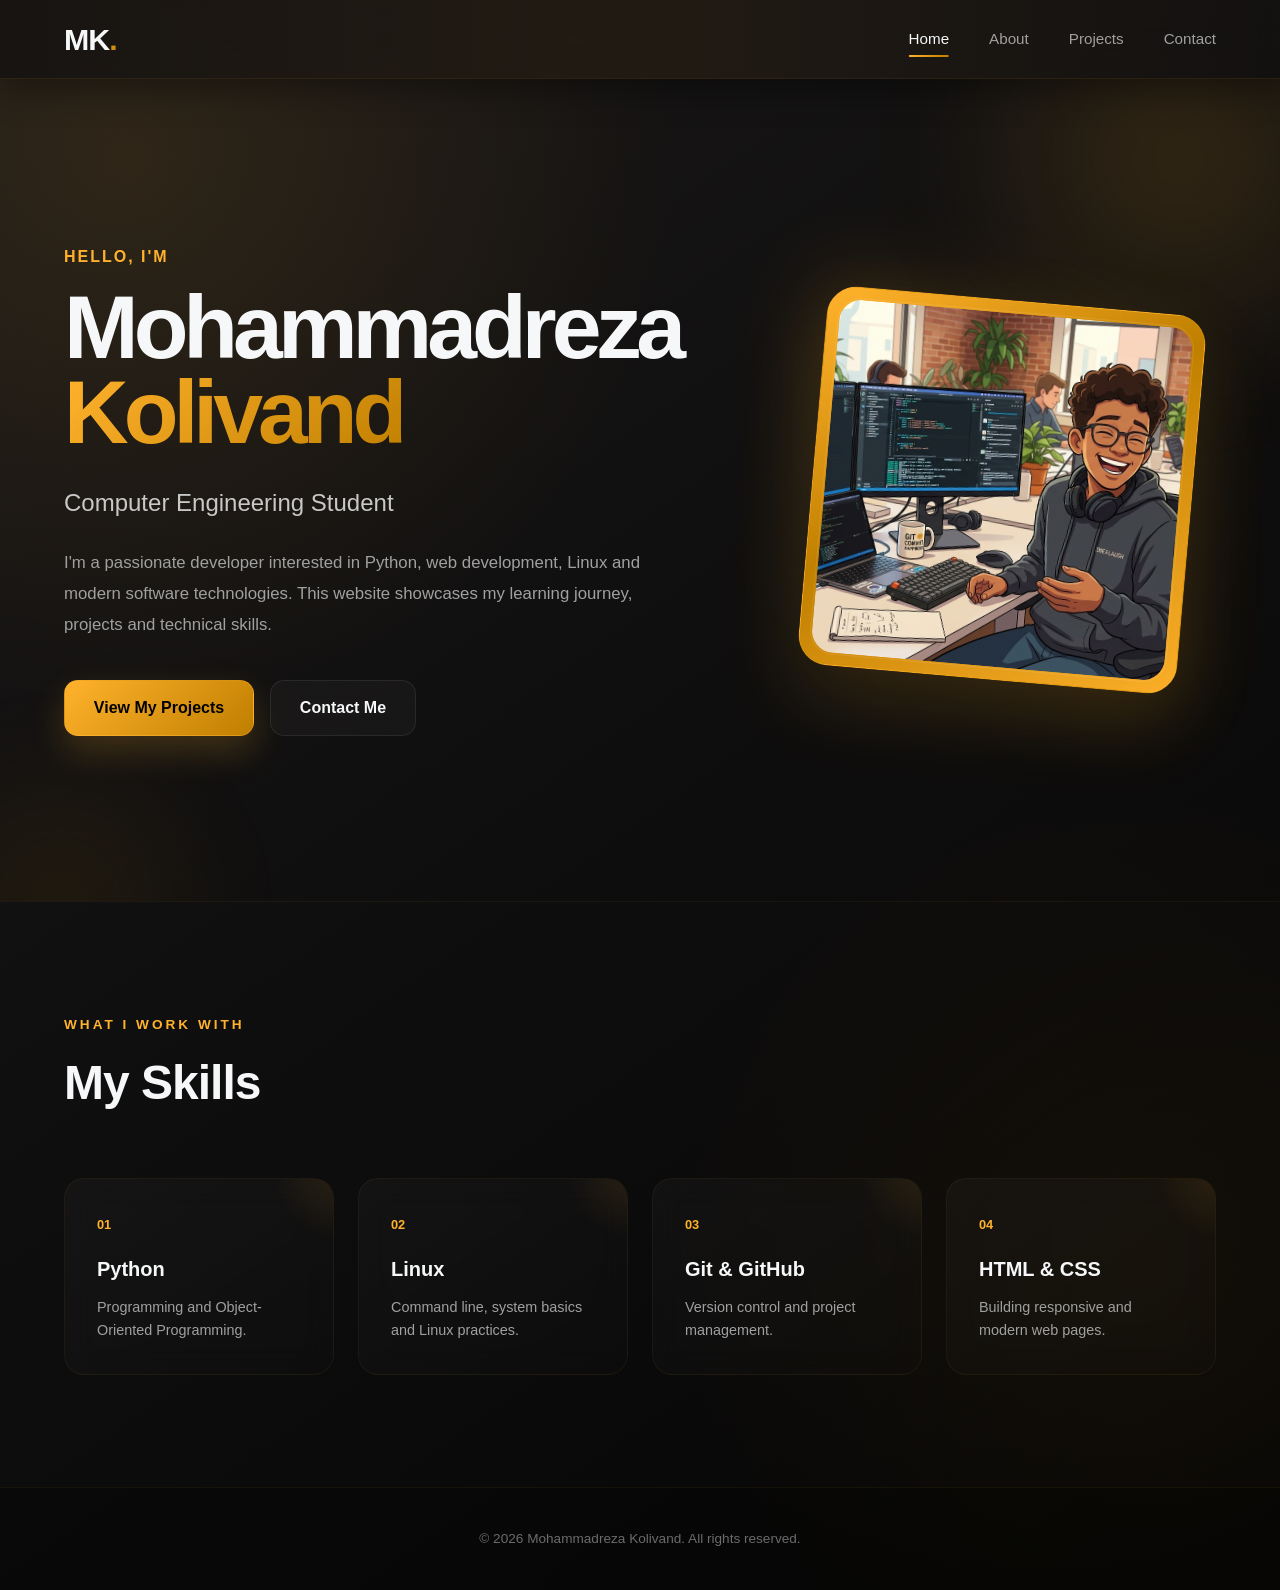
<file: index.html>
<!doctype html>

<html lang="en">
  <head>
    <meta charset="UTF-8" />
    <meta name="viewport" content="width=device-width, initial-scale=1.0" />


    <title>Mohammadreza Kolivand | Portfolio</title>

    <meta
      name="description"
      content="Personal portfolio of Mohammadreza Kolivand, showcasing skills, projects and experience."
    />

    <link rel="stylesheet" href="css/style.css" />
    
  </head>

  <body>

    <!-- ==================== HEADER ==================== -->

    <header class="header">
      <nav class="navbar container">
        <a href="index.html" class="logo"> MK<span>.</span> </a>

        <button
          class="menu-toggle"
          id="menuToggle"
          aria-label="Open navigation menu"
        >
          ☰
        </button>

        <ul class="nav-links" id="navLinks">
          <li>
            <a href="index.html" class="active">Home</a>
          </li>

          <li>
            <a href="about.html">About</a>
          </li>

          <li>
            <a href="projects.html">Projects</a>
          </li>

          <li>
            <a href="contact.html">Contact</a>
          </li>
        </ul>
      </nav>
    </header>

    <!-- ==================== HERO ==================== -->

    <main>
      <section class="hero">
        <div class="container hero-content">
          <div class="hero-text">
            <p class="hero-subtitle">Hello, I'm</p>

            <h1>
              Mohammadreza
              <span>Kolivand</span>
            </h1>

            <h2>Computer Engineering Student</h2>

            <p class="hero-description">
              I'm a passionate developer interested in Python, web development,
              Linux and modern software technologies. This website showcases my
              learning journey, projects and technical skills.
            </p>

            <div class="hero-buttons">
              <a href="projects.html" class="btn btn-primary">
                View My Projects
              </a>

              <a href="contact.html" class="btn btn-secondary"> Contact Me </a>
            </div>
          </div>

          <div class="hero-image">
            <div class="profile-frame">
              <img src="images/profile.png" alt="Mohammadreza Kolivand" />
            </div>
          </div>
        </div>
      </section>

      <!-- ==================== QUICK SKILLS ==================== -->

      <section class="quick-skills">
        <div class="container">
          <div class="section-heading">
            <p class="section-label">What I Work With</p>

            <h2>My Skills</h2>
          </div>

          <div class="skills-grid">
            <div class="skill-card">
              <span>01</span>
              <h3>Python</h3>
              <p>Programming and Object-Oriented Programming.</p>
            </div>

            <div class="skill-card">
              <span>02</span>
              <h3>Linux</h3>
              <p>Command line, system basics and Linux practices.</p>
            </div>

            <div class="skill-card">
              <span>03</span>
              <h3>Git & GitHub</h3>
              <p>Version control and project management.</p>
            </div>

            <div class="skill-card">
              <span>04</span>
              <h3>HTML & CSS</h3>
              <p>Building responsive and modern web pages.</p>
            </div>
          </div>
        </div>
      </section>
    </main>

    <!-- ==================== FOOTER ==================== -->

    <footer class="footer">
      <div class="container">
        <p>© 2026 Mohammadreza Kolivand. All rights reserved.</p>
      </div>
    </footer>

    <script src="js/script.js"></script>
    
  </body>
</html>
</file>
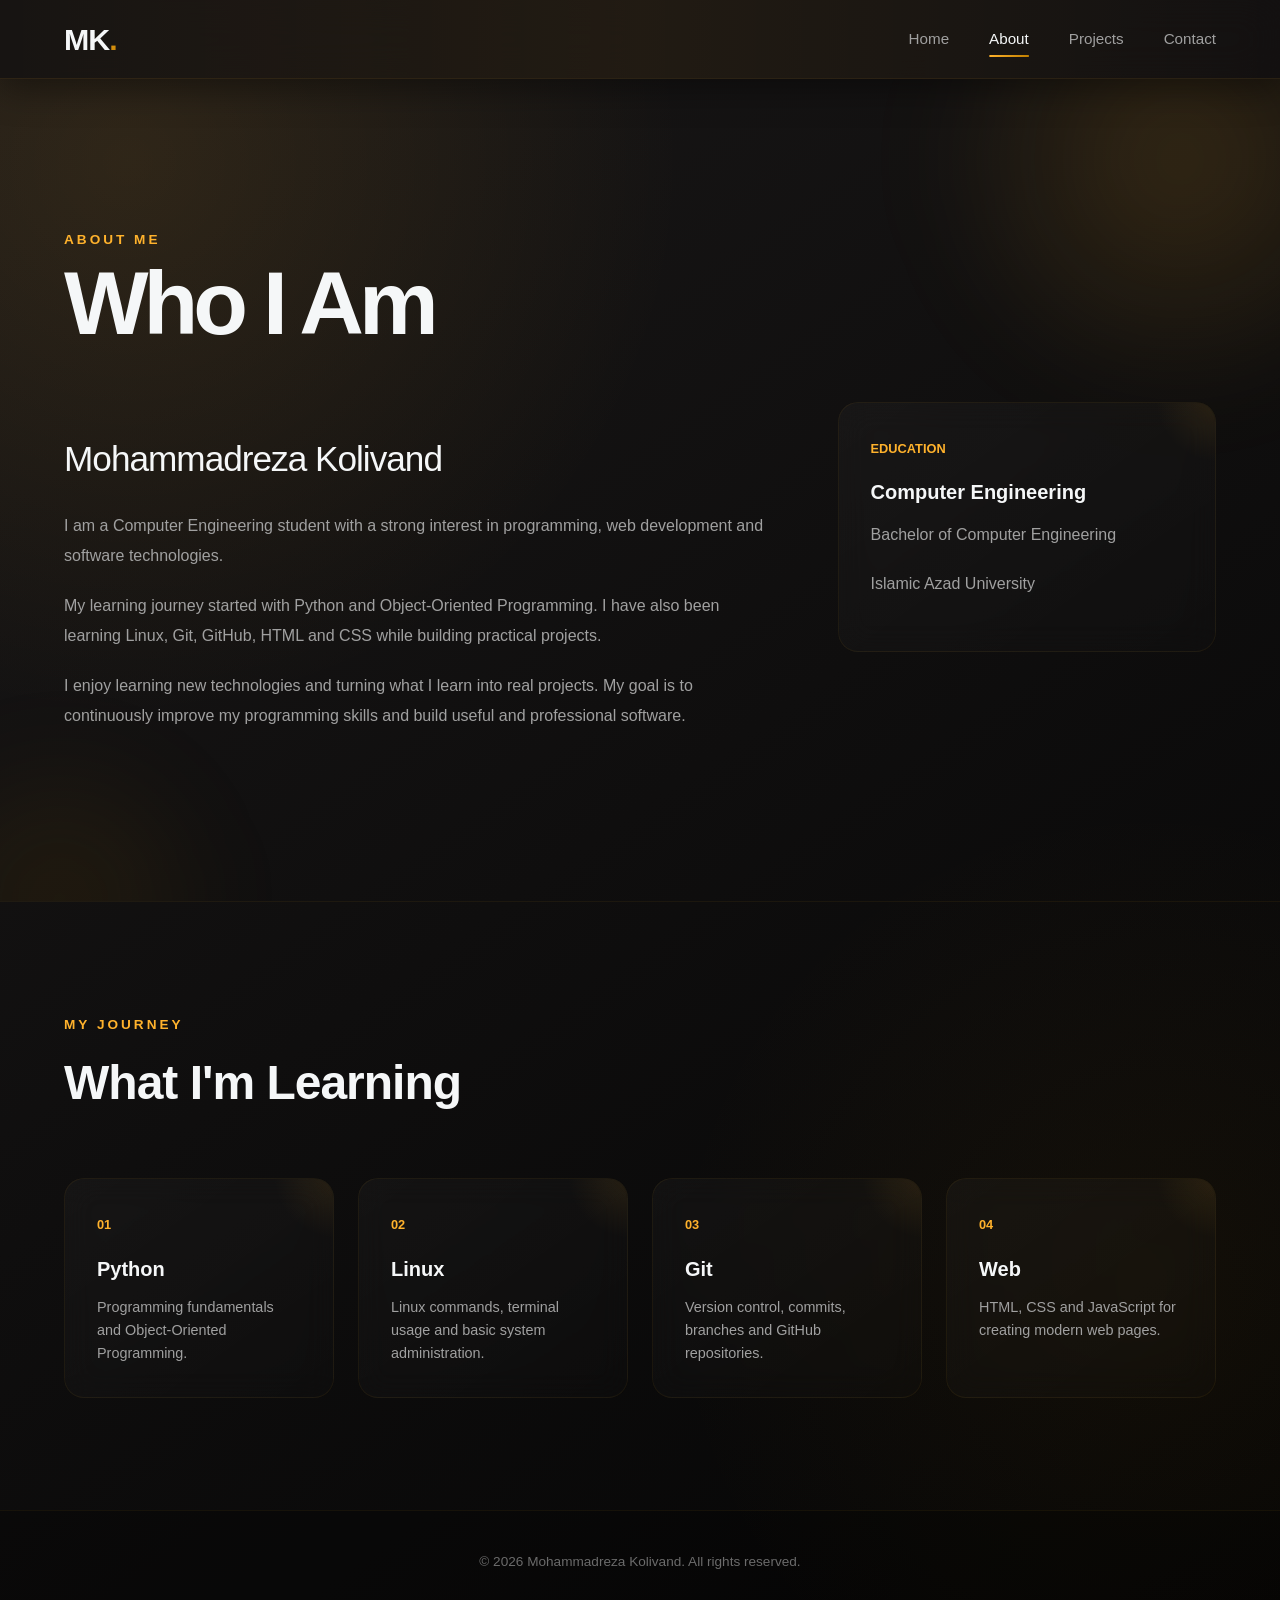
<file: about.html>
<!doctype html>
<html lang="en">
  <head>
    <meta charset="UTF-8" />
    <meta name="viewport" content="width=device-width, initial-scale=1.0" />

    <title>About | Mohammadreza Kolivand</title>

    <meta
      name="description"
      content="Learn more about Mohammadreza Kolivand, his education, interests and technical journey."
    />

    <link rel="stylesheet" href="css/style.css" />
  </head>

  <body>
    <!-- ==================== HEADER ==================== -->

    <header class="header">
      <nav class="navbar container">
        <a href="index.html" class="logo"> MK<span>.</span> </a>

        <button
          class="menu-toggle"
          id="menuToggle"
          aria-label="Open navigation menu"
        >
          ☰
        </button>

        <ul class="nav-links" id="navLinks">
          <li>
            <a href="index.html">Home</a>
          </li>

          <li>
            <a href="about.html" class="active">About</a>
          </li>

          <li>
            <a href="projects.html">Projects</a>
          </li>

          <li>
            <a href="contact.html">Contact</a>
          </li>
        </ul>
      </nav>
    </header>

    <!-- ==================== ABOUT ==================== -->

    <main>
      <section class="hero">
        <div class="container">
          <div class="section-heading">
            <p class="section-label">About Me</p>

            <h1>Who I Am</h1>
          </div>

          <div class="about-content">
            <div>
              <h2>Mohammadreza Kolivand</h2>

              <p>
                I am a Computer Engineering student with a strong interest in
                programming, web development and software technologies.
              </p>

              <p>
                My learning journey started with Python and Object-Oriented
                Programming. I have also been learning Linux, Git, GitHub, HTML
                and CSS while building practical projects.
              </p>

              <p>
                I enjoy learning new technologies and turning what I learn into
                real projects. My goal is to continuously improve my programming
                skills and build useful and professional software.
              </p>
            </div>

            <div class="skill-card">
              <span>EDUCATION</span>

              <h3>Computer Engineering</h3>

              <p>Bachelor of Computer Engineering</p>

              <p>Islamic Azad University</p>
            </div>
          </div>
        </div>
      </section>

      <!-- ==================== LEARNING JOURNEY ==================== -->

      <section class="quick-skills">
        <div class="container">
          <div class="section-heading">
            <p class="section-label">My Journey</p>

            <h2>What I'm Learning</h2>
          </div>

          <div class="skills-grid">
            <div class="skill-card">
              <span>01</span>

              <h3>Python</h3>

              <p>Programming fundamentals and Object-Oriented Programming.</p>
            </div>

            <div class="skill-card">
              <span>02</span>

              <h3>Linux</h3>

              <p>
                Linux commands, terminal usage and basic system administration.
              </p>
            </div>

            <div class="skill-card">
              <span>03</span>

              <h3>Git</h3>

              <p>Version control, commits, branches and GitHub repositories.</p>
            </div>

            <div class="skill-card">
              <span>04</span>

              <h3>Web</h3>

              <p>HTML, CSS and JavaScript for creating modern web pages.</p>
            </div>
          </div>
        </div>
      </section>
    </main>

    <!-- ==================== FOOTER ==================== -->

    <footer class="footer">
      <div class="container">
        <p>© 2026 Mohammadreza Kolivand. All rights reserved.</p>
      </div>
    </footer>

    <script src="js/script.js"></script>
  </body>
</html>
</file>
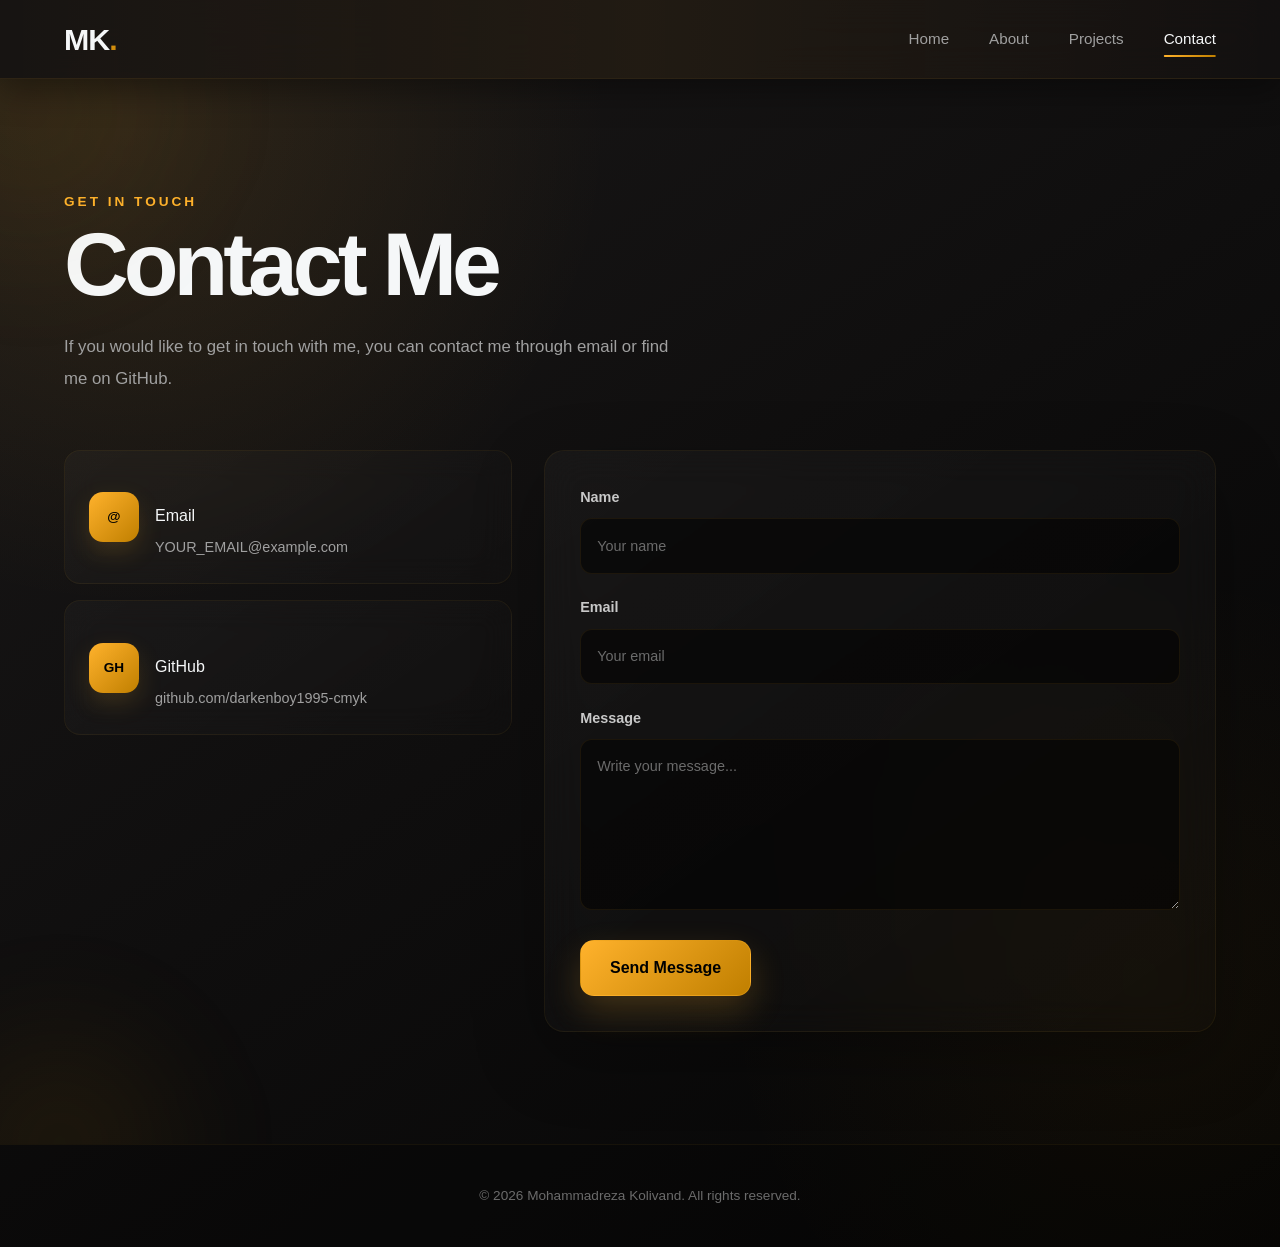
<file: contact.html>
<!doctype html>
<html lang="en">
  <head>
    <meta charset="UTF-8" />
    <meta name="viewport" content="width=device-width, initial-scale=1.0" />

    <title>Contact | Mohammadreza Kolivand</title>

    <meta
      name="description"
      content="Contact Mohammadreza Kolivand through email and social profiles."
    />

    <link rel="stylesheet" href="css/style.css" />
  </head>

  <body>
    <!-- ==================== HEADER ==================== -->

    <header class="header">
      <nav class="navbar container">
        <a href="index.html" class="logo"> MK<span>.</span> </a>

        <button
          class="menu-toggle"
          id="menuToggle"
          aria-label="Open navigation menu"
        >
          ☰
        </button>

        <ul class="nav-links" id="navLinks">
          <li>
            <a href="index.html">Home</a>
          </li>

          <li>
            <a href="about.html">About</a>
          </li>

          <li>
            <a href="projects.html">Projects</a>
          </li>

          <li>
            <a href="contact.html" class="active">Contact</a>
          </li>
        </ul>
      </nav>
    </header>

    <!-- ==================== CONTACT ==================== -->

    <main>
      <section class="hero contact-page">
        <div class="container">
          <div class="section-heading">
            <p class="section-label">Get In Touch</p>

            <h1>Contact Me</h1>

            <p class="hero-description">
              If you would like to get in touch with me, you can contact me
              through email or find me on GitHub.
            </p>
          </div>

          <div class="contact-grid">
            <!-- CONTACT INFORMATION -->

            <div class="contact-info">
              <div class="contact-card">
                <span class="contact-icon"> @ </span>

                <div>
                  <h2>Email</h2>

                  <a href="mailto:YOUR_EMAIL@example.com">
                    YOUR_EMAIL@example.com
                  </a>
                </div>
              </div>

              <div class="contact-card">
                <span class="contact-icon"> GH </span>

                <div>
                  <h2>GitHub</h2>

                  <a
                    href="https://github.com/darkenboy1995-cmyk"
                    target="_blank"
                    rel="noopener noreferrer"
                  >
                    github.com/darkenboy1995-cmyk
                  </a>
                </div>
              </div>
            </div>

            <!-- CONTACT FORM -->

            <form class="contact-form">
              <div class="form-group">
                <label for="name"> Name </label>

                <input
                  type="text"
                  id="name"
                  name="name"
                  placeholder="Your name"
                  required
                />
              </div>

              <div class="form-group">
                <label for="email"> Email </label>

                <input
                  type="email"
                  id="email"
                  name="email"
                  placeholder="Your email"
                  required
                />
              </div>

              <div class="form-group">
                <label for="message"> Message </label>

                <textarea
                  id="message"
                  name="message"
                  rows="6"
                  placeholder="Write your message..."
                  required
                ></textarea>
              </div>

              <button type="submit" class="btn btn-primary">
                Send Message
              </button>
            </form>
          </div>
        </div>
      </section>
    </main>

    <!-- ==================== FOOTER ==================== -->

    <footer class="footer">
      <div class="container">
        <p>© 2026 Mohammadreza Kolivand. All rights reserved.</p>
      </div>
    </footer>

    <script src="js/script.js"></script>
  </body>
</html>
</file>
<file: css/style.css>
/* =========================================
   MODERN PORTFOLIO UI
   Dark Industrial / Warm Accents
   Color palette: #FFB22C · #343131 · #000000 · #C07F00 · #F5F7F8
   All comments removed, fully organized
========================================= */

* {
  margin: 0;
  padding: 0;
  box-sizing: border-box;
}

html {
  scroll-behavior: smooth;
  scroll-padding-top: 90px;
}

body {
  font-family:
    "Inter",
    -apple-system,
    BlinkMacSystemFont,
    "Segoe UI",
    Roboto,
    Helvetica,
    Arial,
    sans-serif;
  background:
    radial-gradient(
      circle at 10% 10%,
      rgba(255, 178, 44, 0.1),
      transparent 30%
    ),
    radial-gradient(
      circle at 90% 80%,
      rgba(192, 127, 0, 0.06),
      transparent 28%
    ),
    linear-gradient(145deg, #1a1818 0%, #0f0e0e 50%, #050505 100%);
  color: #f5f7f8;
  line-height: 1.6;
  overflow-x: hidden;
  min-height: 100vh;
  -webkit-font-smoothing: antialiased;
}

::selection {
  background: rgba(255, 178, 44, 0.35);
  color: #000000;
}

a {
  color: inherit;
  text-decoration: none;
}

ul {
  list-style: none;
}

img {
  max-width: 100%;
  display: block;
}

button,
input,
textarea {
  font: inherit;
}

button {
  cursor: pointer;
}

.container {
  width: min(1180px, 90%);
  margin: 0 auto;
}

.header {
  position: sticky;
  top: 0;
  z-index: 1000;
  background: rgba(20, 18, 18, 0.82);
  border-bottom: 1px solid rgba(255, 178, 44, 0.1);
  backdrop-filter: blur(18px);
  -webkit-backdrop-filter: blur(18px);
  box-shadow: 0 10px 35px rgba(0, 0, 0, 0.4);
}

.header::before {
  content: "";
  position: absolute;
  inset: 0;
  background: linear-gradient(
    90deg,
    transparent,
    rgba(255, 178, 44, 0.06),
    transparent
  );
  pointer-events: none;
}

.navbar {
  min-height: 78px;
  display: flex;
  align-items: center;
  justify-content: space-between;
}

.logo {
  position: relative;
  font-size: 1.9rem;
  font-weight: 900;
  letter-spacing: -1px;
  transition: transform 0.3s ease;
}

.logo:hover {
  transform: translateY(-2px);
}

.logo span {
  background: linear-gradient(135deg, #ffb22c, #c07f00);
  -webkit-background-clip: text;
  background-clip: text;
  color: transparent;
}

.nav-links {
  display: flex;
  align-items: center;
  gap: 2.5rem;
}

.nav-links a {
  position: relative;
  color: #a0a0a0;
  font-size: 0.95rem;
  font-weight: 500;
  transition: color 0.3s ease;
}

.nav-links a:hover,
.nav-links a.active {
  color: #f5f7f8;
}

.nav-links a::after {
  content: "";
  position: absolute;
  left: 50%;
  bottom: -10px;
  width: 0;
  height: 2px;
  border-radius: 999px;
  background: linear-gradient(90deg, #ffb22c, #c07f00);
  transform: translateX(-50%);
  transition: width 0.35s ease;
}

.nav-links a:hover::after,
.nav-links a.active::after {
  width: 100%;
}

.menu-toggle {
  display: none;
  background: transparent;
  border: none;
  color: #f5f7f8;
  font-size: 1.7rem;
  cursor: pointer;
  transition: transform 0.3s ease;
}

.menu-toggle:hover {
  transform: scale(1.08);
}

.hero {
  min-height: calc(100vh - 78px);
  display: flex;
  align-items: center;
  padding: 6rem 0;
  position: relative;
  overflow: hidden;
}

.hero::before {
  content: "";
  position: absolute;
  width: 520px;
  height: 520px;
  top: -180px;
  right: -160px;
  background: radial-gradient(
    circle,
    rgba(255, 178, 44, 0.15),
    transparent 70%
  );
  filter: blur(45px);
  pointer-events: none;
}

.hero::after {
  content: "";
  position: absolute;
  width: 360px;
  height: 360px;
  bottom: -180px;
  left: -120px;
  background: radial-gradient(circle, rgba(192, 127, 0, 0.1), transparent 70%);
  filter: blur(40px);
  pointer-events: none;
}

.hero-content {
  display: grid;
  grid-template-columns: 1.2fr 0.8fr;
  align-items: center;
  gap: 5rem;
  position: relative;
  z-index: 1;
}

.hero-subtitle {
  color: #ffb22c;
  font-size: 1rem;
  font-weight: 700;
  letter-spacing: 2px;
  text-transform: uppercase;
  margin-bottom: 1rem;
}

.hero h1 {
  max-width: 750px;
  font-size: clamp(3rem, 7vw, 6rem);
  line-height: 0.95;
  letter-spacing: -5px;
  font-weight: 900;
}

.hero h1 span {
  display: block;
  background: linear-gradient(135deg, #ffb22c 0%, #c07f00 60%, #ffb22c 100%);
  -webkit-background-clip: text;
  background-clip: text;
  color: transparent;
}

.hero h2 {
  margin-top: 1.8rem;
  color: #c8c8c8;
  font-size: 1.5rem;
  font-weight: 500;
}

.hero-description {
  max-width: 620px;
  margin-top: 1.5rem;
  color: #a0a0a0;
  font-size: 1.05rem;
  line-height: 1.85;
}

.hero-buttons {
  display: flex;
  gap: 1rem;
  margin-top: 2.5rem;
}

.btn {
  display: inline-flex;
  align-items: center;
  justify-content: center;
  min-height: 52px;
  padding: 0.9rem 1.8rem;
  border-radius: 14px;
  font-weight: 700;
  position: relative;
  overflow: hidden;
  transition:
    transform 0.35s ease,
    background 0.35s ease,
    border-color 0.35s ease,
    box-shadow 0.35s ease;
}

.btn::before {
  content: "";
  position: absolute;
  top: 0;
  left: -120%;
  width: 80%;
  height: 100%;
  background: linear-gradient(
    90deg,
    transparent,
    rgba(255, 255, 255, 0.1),
    transparent
  );
  transform: skewX(-20deg);
  transition: left 0.6s ease;
}

.btn:hover::before {
  left: 140%;
}

.btn:hover {
  transform: translateY(-5px);
}

.btn-primary {
  background: linear-gradient(135deg, #ffb22c, #c07f00);
  color: #000000;
  border: 1px solid rgba(255, 178, 44, 0.3);
  box-shadow: 0 15px 35px rgba(255, 178, 44, 0.2);
}

.btn-primary:hover {
  background: linear-gradient(135deg, #ffc44a, #d48f00);
  box-shadow: 0 20px 45px rgba(255, 178, 44, 0.3);
}

.btn-secondary {
  border: 1px solid rgba(255, 255, 255, 0.08);
  color: #f5f7f8;
  background: rgba(255, 255, 255, 0.03);
  backdrop-filter: blur(10px);
  -webkit-backdrop-filter: blur(10px);
}

.btn-secondary:hover {
  border-color: rgba(255, 178, 44, 0.5);
  background: rgba(255, 178, 44, 0.06);
  box-shadow: 0 15px 35px rgba(0, 0, 0, 0.3);
}

.hero-image {
  display: flex;
  justify-content: center;
  position: relative;
}

.profile-frame {
  position: relative;
  width: min(380px, 80vw);
  aspect-ratio: 1;
  padding: 12px;
  border: 1px solid rgba(255, 178, 44, 0.2);
  border-radius: 30px;
  background: linear-gradient(145deg, #ffb22c, #c07f00 45%, #ffb22c);
  transform: rotate(5deg);
  box-shadow: 0 30px 80px rgba(255, 178, 44, 0.15);
  transition:
    transform 0.5s ease,
    box-shadow 0.5s ease;
}

.profile-frame::before {
  content: "";
  position: absolute;
  inset: -20px;
  border-radius: 40px;
  background: linear-gradient(
    135deg,
    rgba(255, 178, 44, 0.25),
    transparent,
    rgba(192, 127, 0, 0.2)
  );
  filter: blur(35px);
  opacity: 0.55;
  z-index: -1;
  pointer-events: none;
}

.profile-frame::after {
  content: "";
  position: absolute;
  inset: 10px;
  border-radius: 24px;
  border: 1px solid rgba(255, 255, 255, 0.1);
  pointer-events: none;
}

.profile-frame:hover {
  transform: rotate(0deg) scale(1.04);
  box-shadow: 0 35px 100px rgba(255, 178, 44, 0.25);
}

.profile-frame img {
  width: 100%;
  height: 100%;
  object-fit: cover;
  border-radius: 22px;
  position: relative;
  z-index: 1;
}

.quick-skills {
  padding: 7rem 0;
  border-top: 1px solid rgba(255, 178, 44, 0.06);
  position: relative;
}

.section-heading {
  margin-bottom: 3.5rem;
}

.section-label {
  margin-bottom: 0.6rem;
  color: #ffb22c;
  font-size: 0.85rem;
  font-weight: 800;
  text-transform: uppercase;
  letter-spacing: 3px;
}

.section-heading h2 {
  font-size: 3rem;
  letter-spacing: -1px;
  color: #f5f7f8;
}

.skills-grid {
  display: grid;
  grid-template-columns: repeat(4, 1fr);
  gap: 1.5rem;
}

.skill-card {
  padding: 2rem;
  border: 1px solid rgba(255, 178, 44, 0.06);
  border-radius: 20px;
  background: linear-gradient(
    145deg,
    rgba(255, 255, 255, 0.03),
    rgba(255, 255, 255, 0.01)
  );
  backdrop-filter: blur(15px);
  -webkit-backdrop-filter: blur(15px);
  position: relative;
  overflow: hidden;
  transition:
    transform 0.4s ease,
    border-color 0.4s ease,
    box-shadow 0.4s ease;
}

.skill-card::before {
  content: "";
  position: absolute;
  width: 130px;
  height: 130px;
  top: -70px;
  right: -70px;
  border-radius: 50%;
  background: radial-gradient(circle, rgba(255, 178, 44, 0.1), transparent 70%);
  transition: transform 0.4s ease;
}

.skill-card:hover::before {
  transform: scale(1.5);
}

.skill-card:hover {
  transform: translateY(-10px);
  border-color: rgba(255, 178, 44, 0.25);
  box-shadow: 0 20px 55px rgba(0, 0, 0, 0.35);
}

.skill-card span {
  color: #ffb22c;
  font-size: 0.8rem;
  font-weight: 800;
  position: relative;
  z-index: 1;
}

.skill-card h3 {
  margin-top: 1rem;
  font-size: 1.25rem;
  position: relative;
  z-index: 1;
  color: #f5f7f8;
}

.skill-card p {
  margin-top: 0.7rem;
  color: #a0a0a0;
  font-size: 0.9rem;
  position: relative;
  z-index: 1;
}

.footer {
  padding: 2.5rem 0;
  border-top: 1px solid rgba(255, 178, 44, 0.06);
  text-align: center;
  color: #6b6b6b;
  font-size: 0.85rem;
  background: rgba(0, 0, 0, 0.25);
}

.about-content {
  display: grid;
  grid-template-columns: 1.5fr 0.8fr;
  gap: 4rem;
  align-items: start;
  position: relative;
}

.about-content h2 {
  font-size: 2.2rem;
  margin-bottom: 1.5rem;
  letter-spacing: -1px;
  color: #f5f7f8;
}

.about-content p {
  max-width: 700px;
  margin-bottom: 1.2rem;
  color: #a0a0a0;
  font-size: 1rem;
  line-height: 1.9;
}

.about-content > * {
  position: relative;
}

.projects-page {
  min-height: auto;
  padding: 7rem 0;
  position: relative;
  overflow: hidden;
}

.projects-page::before {
  content: "";
  position: absolute;
  width: 450px;
  height: 450px;
  top: 0;
  right: -200px;
  background: radial-gradient(
    circle,
    rgba(255, 178, 44, 0.08),
    transparent 70%
  );
  filter: blur(40px);
  pointer-events: none;
}

.projects-grid {
  display: grid;
  grid-template-columns: repeat(3, 1fr);
  gap: 1.8rem;
}

.project-card {
  overflow: hidden;
  border: 1px solid rgba(255, 178, 44, 0.06);
  border-radius: 20px;
  background: linear-gradient(
    145deg,
    rgba(255, 255, 255, 0.03),
    rgba(255, 255, 255, 0.01)
  );
  backdrop-filter: blur(16px);
  -webkit-backdrop-filter: blur(16px);
  position: relative;
  transition:
    transform 0.45s ease,
    border-color 0.45s ease,
    box-shadow 0.45s ease;
}

.project-card::before {
  content: "";
  position: absolute;
  inset: 0;
  border-radius: inherit;
  padding: 1px;
  background: linear-gradient(
    135deg,
    transparent,
    rgba(255, 178, 44, 0.3),
    transparent,
    rgba(192, 127, 0, 0.2)
  );
  -webkit-mask:
    linear-gradient(#fff 0 0) content-box,
    linear-gradient(#fff 0 0);
  -webkit-mask-composite: xor;
  mask-composite: exclude;
  opacity: 0;
  transition: opacity 0.4s ease;
  pointer-events: none;
}

.project-card:hover::before {
  opacity: 1;
}

.project-card:hover {
  transform: translateY(-12px);
  border-color: rgba(255, 178, 44, 0.25);
  box-shadow: 0 25px 70px rgba(0, 0, 0, 0.4);
}

.project-image {
  width: 100%;
  height: 230px;
  overflow: hidden;
  background: #0f0e0e;
  position: relative;
}

.project-image::after {
  content: "";
  position: absolute;
  inset: 0;
  background: linear-gradient(to top, rgba(10, 10, 10, 0.55), transparent 55%);
  opacity: 0;
  transition: opacity 0.4s ease;
  pointer-events: none;
}

.project-card:hover .project-image::after {
  opacity: 1;
}

.project-image img {
  width: 100%;
  height: 100%;
  object-fit: cover;
  transition: transform 0.6s cubic-bezier(0.16, 1, 0.3, 1);
}

.project-card:hover .project-image img {
  transform: scale(1.08);
}

.project-content {
  padding: 2rem;
}

.project-number {
  display: inline-flex;
  align-items: center;
  justify-content: center;
  min-width: 36px;
  height: 26px;
  padding: 0 0.5rem;
  border-radius: 999px;
  background: rgba(255, 178, 44, 0.08);
  border: 1px solid rgba(255, 178, 44, 0.12);
  color: #ffb22c;
  font-size: 0.75rem;
  font-weight: 800;
}

.project-content h2 {
  margin-top: 1rem;
  font-size: 1.45rem;
  letter-spacing: -0.5px;
  transition: color 0.3s ease;
  color: #f5f7f8;
}

.project-card:hover .project-content h2 {
  color: #ffb22c;
}

.project-content p {
  margin-top: 1rem;
  color: #a0a0a0;
  font-size: 0.92rem;
  line-height: 1.8;
}

.project-tags {
  display: flex;
  flex-wrap: wrap;
  gap: 0.5rem;
  margin-top: 1.5rem;
}

.project-tags span {
  padding: 0.4rem 0.75rem;
  border: 1px solid rgba(255, 255, 255, 0.06);
  border-radius: 999px;
  background: rgba(255, 255, 255, 0.02);
  color: #b0b0b0;
  font-size: 0.72rem;
  transition:
    background 0.3s ease,
    border-color 0.3s ease,
    color 0.3s ease;
}

.project-tags span:hover {
  background: rgba(255, 178, 44, 0.06);
  border-color: rgba(255, 178, 44, 0.2);
  color: #ffb22c;
}

.project-link {
  display: inline-flex;
  align-items: center;
  gap: 0.4rem;
  margin-top: 1.6rem;
  color: #ffb22c;
  font-size: 0.9rem;
  font-weight: 700;
  position: relative;
  transition:
    color 0.3s ease,
    gap 0.3s ease;
}

.project-link::after {
  content: "→";
  font-size: 1rem;
  transition: transform 0.3s ease;
}

.project-link:hover {
  color: #c07f00;
  gap: 0.7rem;
}

.project-link:hover::after {
  transform: translateX(3px);
}

.contact-page {
  min-height: auto;
  padding: 7rem 0;
  position: relative;
  overflow: hidden;
}

.contact-page::before {
  content: "";
  position: absolute;
  width: 420px;
  height: 420px;
  left: -180px;
  bottom: -120px;
  background: radial-gradient(circle, rgba(192, 127, 0, 0.08), transparent 70%);
  filter: blur(45px);
  pointer-events: none;
}

.contact-grid {
  display: grid;
  grid-template-columns: 0.8fr 1.2fr;
  gap: 2rem;
  align-items: start;
  position: relative;
  z-index: 1;
}

.contact-info {
  display: flex;
  flex-direction: column;
  gap: 1rem;
}

.contact-card {
  display: flex;
  align-items: center;
  gap: 1rem;
  padding: 1.5rem;
  border: 1px solid rgba(255, 178, 44, 0.06);
  border-radius: 16px;
  background: linear-gradient(
    145deg,
    rgba(255, 255, 255, 0.03),
    rgba(255, 255, 255, 0.01)
  );
  backdrop-filter: blur(15px);
  -webkit-backdrop-filter: blur(15px);
  transition:
    transform 0.35s ease,
    border-color 0.35s ease,
    box-shadow 0.35s ease;
}

.contact-card:hover {
  transform: translateY(-5px);
  border-color: rgba(255, 178, 44, 0.2);
  box-shadow: 0 20px 45px rgba(0, 0, 0, 0.3);
}

.contact-icon {
  width: 50px;
  height: 50px;
  display: flex;
  align-items: center;
  justify-content: center;
  flex-shrink: 0;
  border-radius: 14px;
  background: linear-gradient(135deg, #ffb22c, #c07f00);
  color: #000000;
  font-size: 0.85rem;
  font-weight: 800;
  box-shadow: 0 10px 25px rgba(255, 178, 44, 0.15);
}

.contact-card h2 {
  margin-bottom: 0.3rem;
  font-size: 1rem;
  color: #f5f7f8;
}

.contact-card a {
  color: #a0a0a0;
  font-size: 0.9rem;
  transition: color 0.3s ease;
}

.contact-card a:hover {
  color: #ffb22c;
}

.contact-form {
  padding: 2.2rem;
  border: 1px solid rgba(255, 178, 44, 0.06);
  border-radius: 20px;
  background: linear-gradient(
    145deg,
    rgba(255, 255, 255, 0.03),
    rgba(255, 255, 255, 0.01)
  );
  backdrop-filter: blur(18px);
  -webkit-backdrop-filter: blur(18px);
  box-shadow: 0 25px 70px rgba(0, 0, 0, 0.3);
}

.form-group {
  margin-bottom: 1.4rem;
}

.form-group label {
  display: block;
  margin-bottom: 0.6rem;
  color: #c8c8c8;
  font-size: 0.9rem;
  font-weight: 600;
}

.form-group input,
.form-group textarea {
  width: 100%;
  padding: 0.95rem 1rem;
  border: 1px solid rgba(255, 178, 44, 0.08);
  border-radius: 12px;
  outline: none;
  background: rgba(0, 0, 0, 0.5);
  color: #f5f7f8;
  font-family: inherit;
  font-size: 0.9rem;
  transition:
    border-color 0.3s ease,
    box-shadow 0.3s ease,
    background 0.3s ease,
    transform 0.3s ease;
}

.form-group input::placeholder,
.form-group textarea::placeholder {
  color: #6b6b6b;
}

.form-group input:focus,
.form-group textarea:focus {
  border-color: #ffb22c;
  background: rgba(255, 178, 44, 0.04);
  box-shadow:
    0 0 0 4px rgba(255, 178, 44, 0.06),
    0 10px 30px rgba(0, 0, 0, 0.2);
}

.form-group textarea {
  resize: vertical;
  min-height: 150px;
}

@media (max-width: 900px) {
  .about-content {
    grid-template-columns: 1fr;
    gap: 2rem;
  }

  .hero {
    min-height: auto;
    padding: 5rem 0;
  }

  .hero-content {
    grid-template-columns: 1fr;
    text-align: center;
    gap: 3.5rem;
  }

  .hero-description {
    margin-left: auto;
    margin-right: auto;
  }

  .hero-buttons {
    justify-content: center;
  }

  .hero-image {
    order: -1;
  }

  .skills-grid {
    grid-template-columns: repeat(2, 1fr);
  }

  .section-heading h2 {
    font-size: 2.5rem;
  }
}

@media (max-width: 1000px) {
  .projects-grid {
    grid-template-columns: repeat(2, 1fr);
  }
}

@media (max-width: 800px) {
  .contact-grid {
    grid-template-columns: 1fr;
  }
}

@media (max-width: 650px) {
  .container {
    width: min(92%, 1180px);
  }

  .navbar {
    min-height: 72px;
    position: relative;
  }

  .menu-toggle {
    display: block;
  }

  .nav-links {
    position: absolute;
    top: 72px;
    left: 0;
    right: 0;
    display: none;
    flex-direction: column;
    gap: 1.3rem;
    padding: 1.5rem;
    background: rgba(10, 10, 10, 0.96);
    border: 1px solid rgba(255, 178, 44, 0.06);
    border-top: none;
    border-radius: 0 0 18px 18px;
    backdrop-filter: blur(18px);
    -webkit-backdrop-filter: blur(18px);
    box-shadow: 0 20px 50px rgba(0, 0, 0, 0.4);
  }

  .nav-links.show {
    display: flex;
  }

  .nav-links a::after {
    bottom: -5px;
  }

  .hero {
    padding: 4.5rem 0;
  }

  .hero h1 {
    font-size: 3.3rem;
    letter-spacing: -3px;
  }

  .hero h2 {
    font-size: 1.1rem;
  }

  .hero-description {
    font-size: 0.95rem;
  }

  .hero-buttons {
    flex-direction: column;
    gap: 0.8rem;
  }

  .btn {
    width: 100%;
  }

  .profile-frame {
    width: min(320px, 78vw);
  }

  .quick-skills {
    padding: 5rem 0;
  }

  .skills-grid {
    grid-template-columns: 1fr;
  }

  .section-heading {
    margin-bottom: 2.5rem;
  }

  .section-heading h2 {
    font-size: 2.2rem;
  }

  .projects-grid {
    grid-template-columns: 1fr;
  }

  .projects-page {
    padding: 5rem 0;
  }

  .project-image {
    height: 210px;
  }

  .project-content {
    padding: 1.5rem;
  }

  .contact-page {
    padding: 5rem 0;
  }

  .contact-form {
    padding: 1.5rem;
  }
}

@media (max-width: 420px) {
  .logo {
    font-size: 1.6rem;
  }

  .hero h1 {
    font-size: 2.8rem;
    letter-spacing: -2px;
  }

  .hero h2 {
    font-size: 1rem;
  }

  .hero-description {
    font-size: 0.9rem;
  }

  .profile-frame {
    width: min(280px, 76vw);
    padding: 9px;
    border-radius: 24px;
  }

  .profile-frame img {
    border-radius: 17px;
  }

  .contact-card {
    padding: 1.2rem;
  }
}

@media (prefers-reduced-motion: reduce) {
  html {
    scroll-behavior: auto;
  }

  *,
  *::before,
  *::after {
    animation-duration: 0.01ms !important;
    animation-iteration-count: 1 !important;
    transition-duration: 0.01ms !important;
    scroll-behavior: auto !important;
  }
}
</file>
